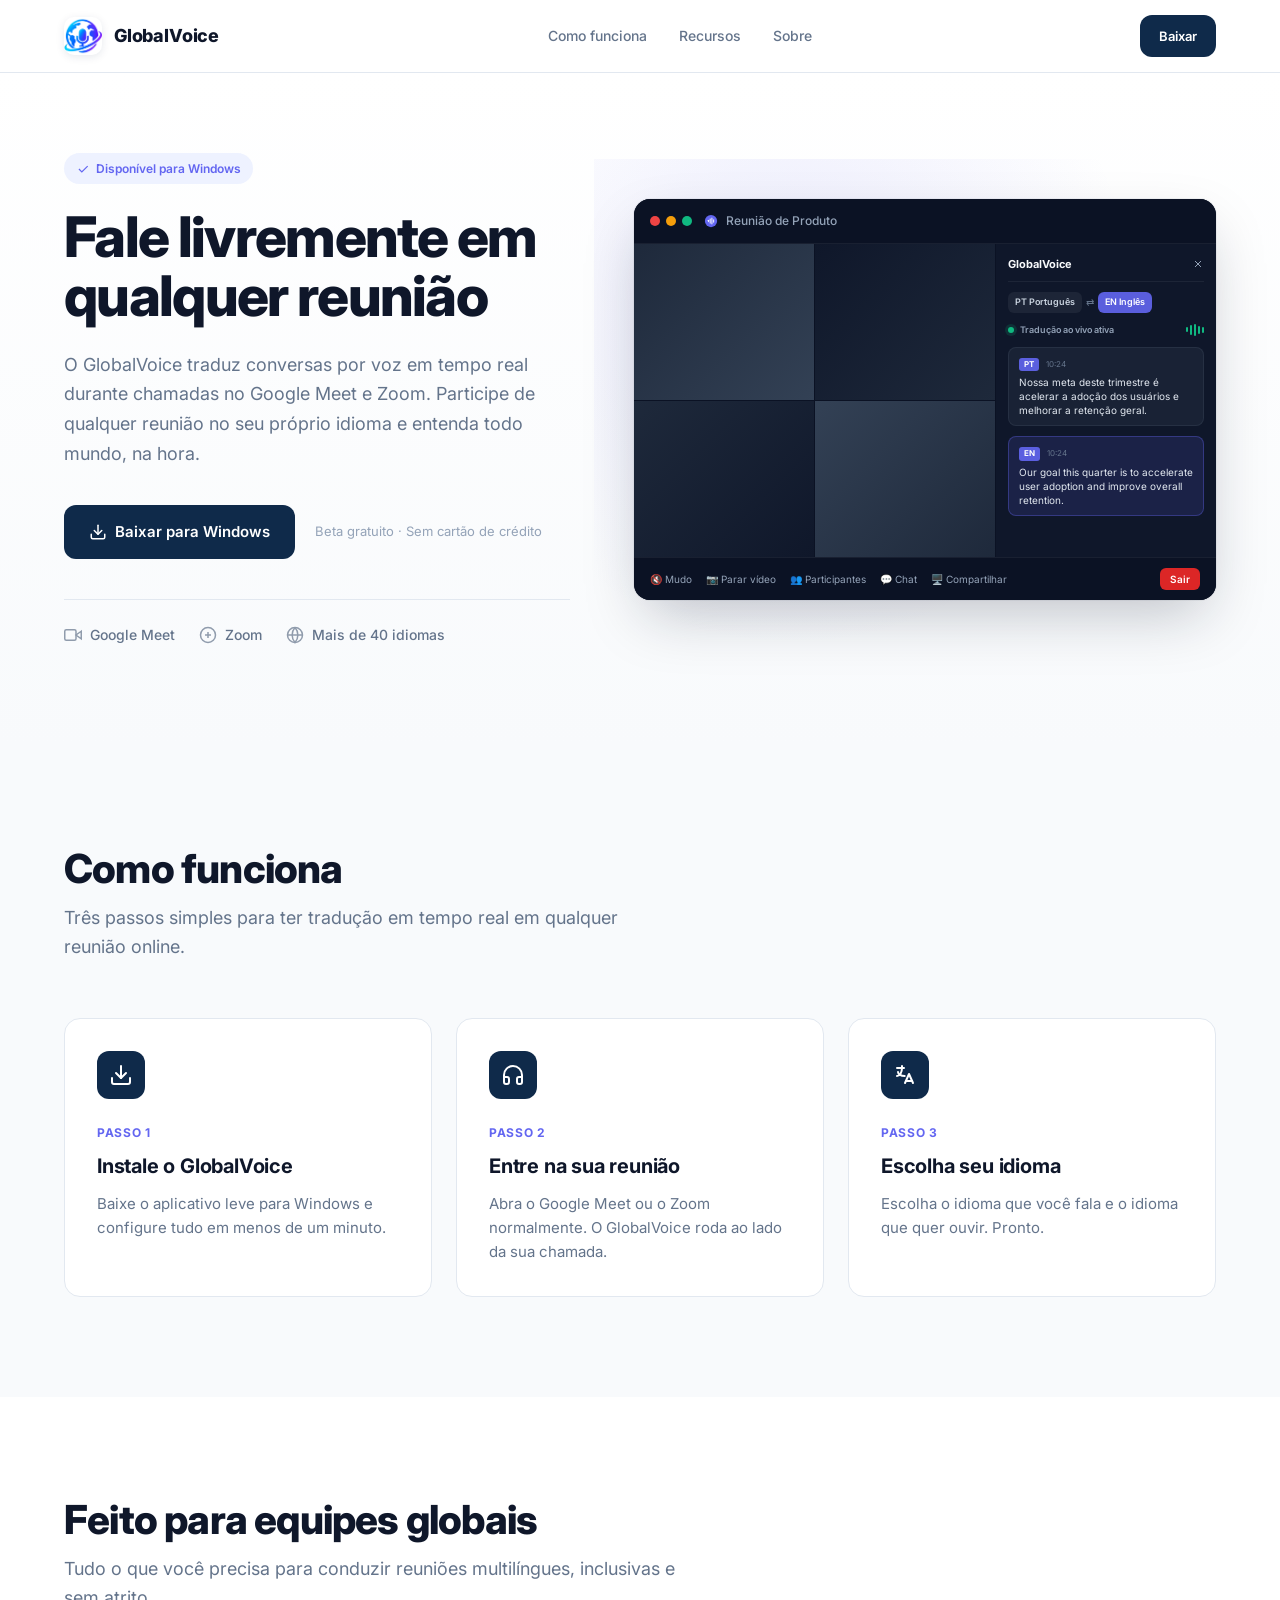
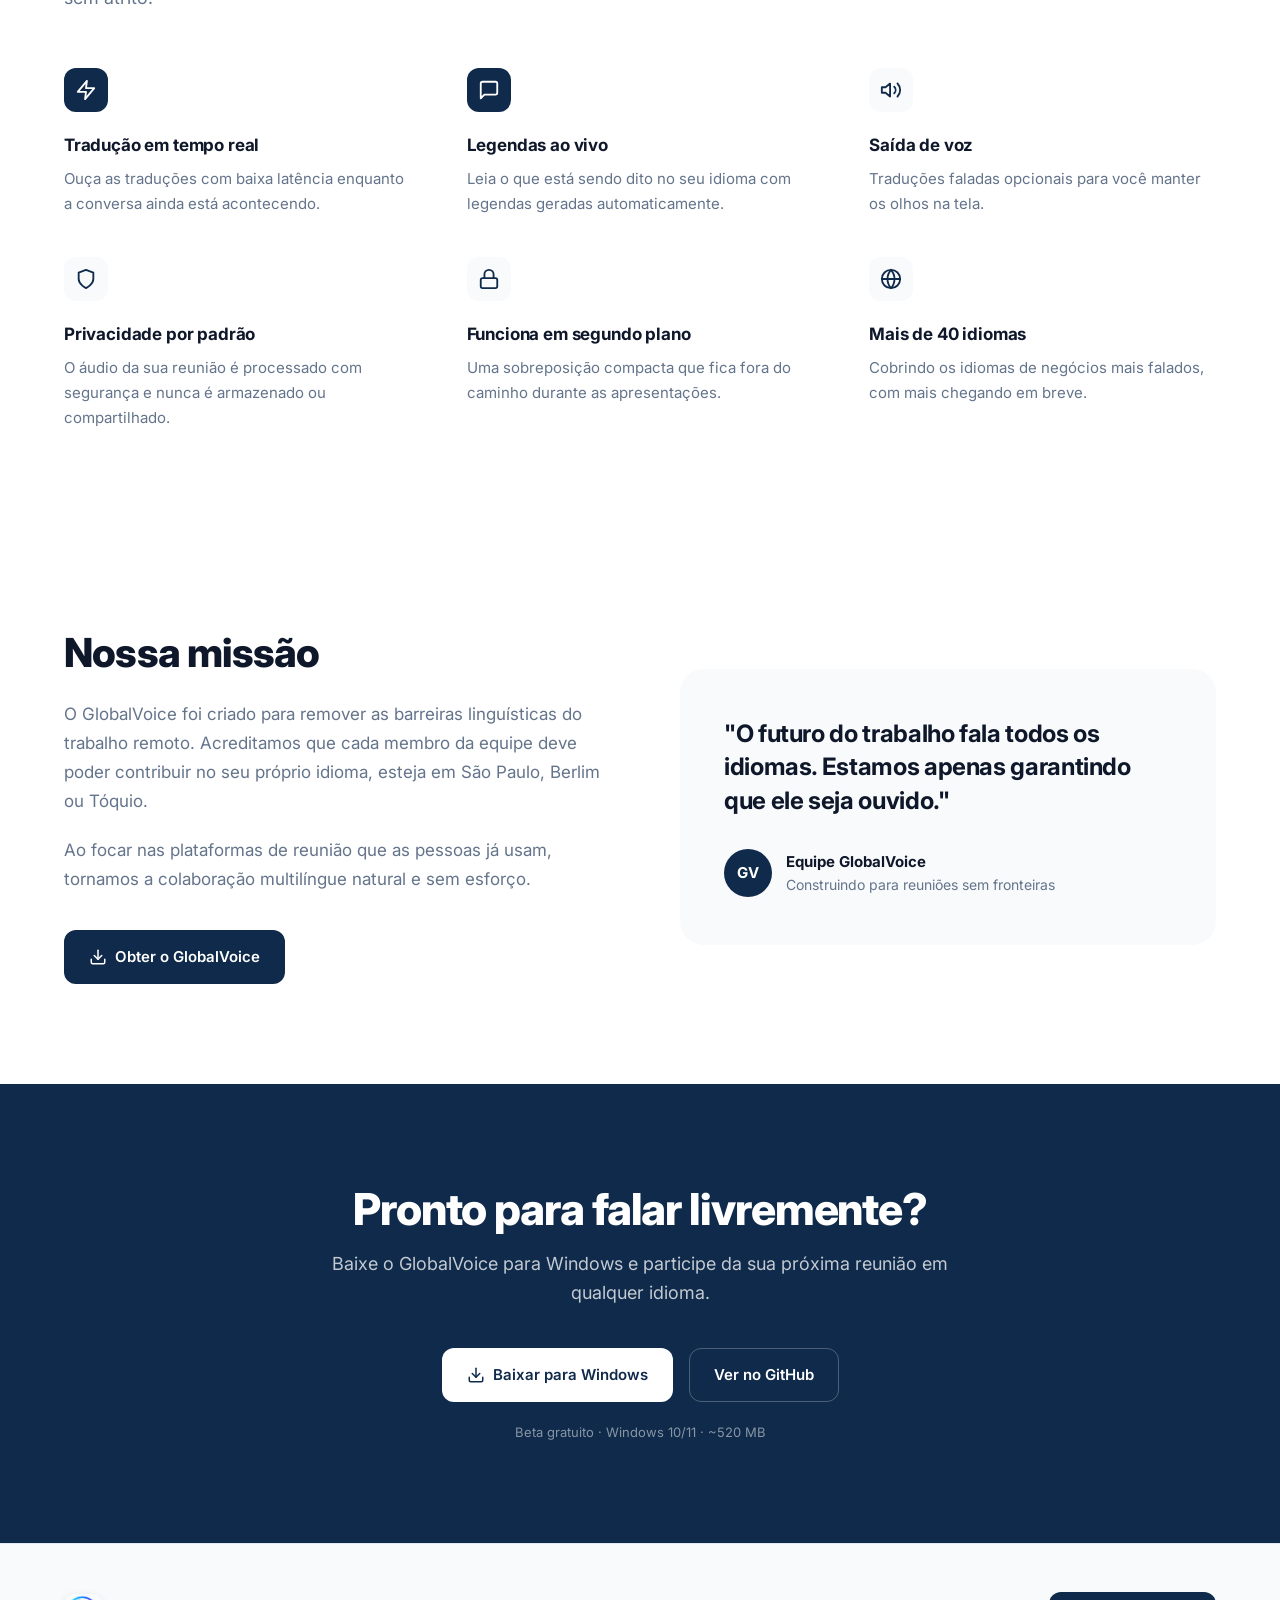
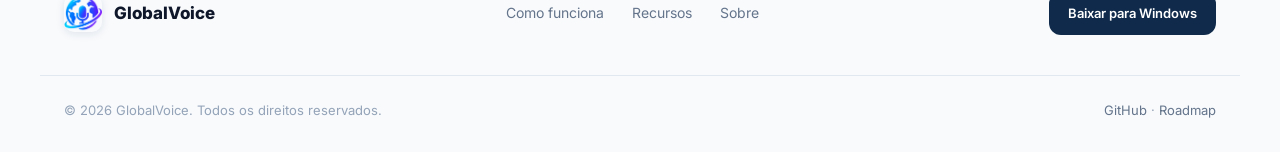
<file: docs/index.html>
<!DOCTYPE html>
<html lang="pt-BR">
<head>
    <meta charset="UTF-8">
    <meta name="viewport" content="width=device-width, initial-scale=1.0">
    <title>GlobalVoice — Fale livremente em qualquer reunião</title>
    <meta name="description" content="O GlobalVoice traduz conversas por voz em tempo real durante chamadas no Google Meet e Zoom. Participe de qualquer reunião no seu próprio idioma.">
    <!-- Atualizado para apontar para o novo ícone -->
    <link rel="icon" type="image/png" href="assets/newicon.png">
    <link rel="preconnect" href="https://fonts.googleapis.com">
    <link rel="preconnect" href="https://fonts.gstatic.com" crossorigin>
    <link href="https://fonts.googleapis.com/css2?family=Inter:wght@400;500;600;700;800&display=swap" rel="stylesheet">
    <link rel="stylesheet" href="style.css">
</head>
<body>

    <!-- ============ NAVBAR ============ -->
    <header class="navbar">
        <div class="container navbar-inner">
            <a href="#" class="brand" aria-label="GlobalVoice">
                <img src="assets/newicon.png" alt="GlobalVoice Logo" class="brand-logo">
                <span class="brand-name">GlobalVoice</span>
            </a>
            <nav class="nav-links">
                <a href="#como-funciona">Como funciona</a>
                <a href="#recursos">Recursos</a>
                <a href="#sobre">Sobre</a>
            </nav>
            <!-- Link 1: Navbar -->
            <a href="https://github.com/GlobalVoice-Uni/GlobalVoice-Desktop/releases/latest/download/GlobalVoice-Setup-0.4.1.exe" class="btn btn-primary btn-sm">Baixar</a>
        </div>
    </header>

    <!-- ============ HERO ============ -->
    <section class="hero">
        <div class="container hero-grid">
            <div class="hero-content">
                <span class="badge">
                    <svg width="14" height="14" viewBox="0 0 24 24" fill="none" stroke="currentColor" stroke-width="2">
                        <path d="M5 12l5 5L20 7"/>
                    </svg>
                    Disponível para Windows
                </span>
                <h1 class="hero-title">Fale livremente em qualquer reunião</h1>
                <p class="hero-subtitle">
                    O GlobalVoice traduz conversas por voz em tempo real durante chamadas
                    no Google Meet e Zoom. Participe de qualquer reunião no seu próprio
                    idioma e entenda todo mundo, na hora.
                </p>
                <div class="hero-actions">
                    <!-- Link 2: Hero principal -->
                    <a href="https://github.com/GlobalVoice-Uni/GlobalVoice-Desktop/releases/latest/download/GlobalVoice-Setup-0.4.1.exe" class="btn btn-primary btn-lg">
                        <svg width="18" height="18" viewBox="0 0 24 24" fill="none" stroke="currentColor" stroke-width="2" stroke-linecap="round" stroke-linejoin="round">
                            <path d="M21 15v4a2 2 0 0 1-2 2H5a2 2 0 0 1-2-2v-4"/>
                            <polyline points="7 10 12 15 17 10"/>
                            <line x1="12" y1="15" x2="12" y2="3"/>
                        </svg>
                        Baixar para Windows
                    </a>
                    <span class="hero-note">Beta gratuito · Sem cartão de crédito</span>
                </div>
                <div class="hero-platforms">
                    <span class="platform">
                        <svg width="18" height="18" viewBox="0 0 24 24" fill="none" stroke="currentColor" stroke-width="2">
                            <path d="M23 7l-7 5 7 5V7z"/>
                            <rect x="1" y="5" width="15" height="14" rx="2" ry="2"/>
                        </svg>
                        Google Meet
                    </span>
                    <span class="platform">
                        <svg width="18" height="18" viewBox="0 0 24 24" fill="none" stroke="currentColor" stroke-width="2">
                            <circle cx="12" cy="12" r="10"/>
                            <path d="M8 12h8M12 8v8"/>
                        </svg>
                        Zoom
                    </span>
                    <span class="platform">
                        <svg width="18" height="18" viewBox="0 0 24 24" fill="none" stroke="currentColor" stroke-width="2">
                            <circle cx="12" cy="12" r="10"/>
                            <path d="M2 12h20M12 2a15 15 0 0 1 0 20 15 15 0 0 1 0-20"/>
                        </svg>
                        Mais de 40 idiomas
                    </span>
                </div>
            </div>

            <!-- Mockup da janela -->
            <div class="hero-visual">
                <div class="mockup">
                    <div class="mockup-header">
                        <div class="mockup-dots">
                            <span></span><span></span><span></span>
                        </div>
                        <div class="mockup-title">
                            <svg width="14" height="14" viewBox="0 0 32 32" fill="none">
                                <circle cx="16" cy="16" r="14" fill="#6366F1"/>
                                <rect x="9"  y="13" width="2.2" height="6"  rx="1.1" fill="#FFFFFF"/>
                                <rect x="13" y="10" width="2.2" height="12" rx="1.1" fill="#FFFFFF"/>
                                <rect x="17" y="8"  width="2.2" height="16" rx="1.1" fill="#FFFFFF"/>
                                <rect x="21" y="12" width="2.2" height="8"  rx="1.1" fill="#FFFFFF"/>
                            </svg>
                            Reunião de Produto
                        </div>
                    </div>
                    <div class="mockup-body">
                        <div class="meeting-grid">
                            <div class="meeting-tile"></div>
                            <div class="meeting-tile"></div>
                            <div class="meeting-tile"></div>
                            <div class="meeting-tile"></div>
                        </div>
                        <aside class="meeting-sidebar">
                            <div class="sidebar-header">
                                <span>GlobalVoice</span>
                                <svg width="12" height="12" viewBox="0 0 24 24" fill="none" stroke="#94A3B8" stroke-width="2">
                                    <path d="M18 6L6 18M6 6l12 12"/>
                                </svg>
                            </div>
                            <div class="sidebar-langs">
                                <span class="lang-tag">PT Português</span>
                                <span class="lang-swap">⇄</span>
                                <span class="lang-tag lang-tag-active">EN Inglês</span>
                            </div>
                            <div class="sidebar-status">
                                <span class="dot dot-green"></span>
                                Tradução ao vivo ativa
                                <span class="waveform">
                                    <i></i><i></i><i></i><i></i><i></i>
                                </span>
                            </div>
                            <div class="chat-bubble">
                                <span class="chat-lang">PT</span>
                                <span class="chat-time">10:24</span>
                                <p>Nossa meta deste trimestre é acelerar a adoção dos usuários e melhorar a retenção geral.</p>
                            </div>
                            <div class="chat-bubble chat-bubble-alt">
                                <span class="chat-lang">EN</span>
                                <span class="chat-time">10:24</span>
                                <p>Our goal this quarter is to accelerate user adoption and improve overall retention.</p>
                            </div>
                        </aside>
                    </div>
                    <div class="mockup-footer">
                        <span>🔇 Mudo</span>
                        <span>📷 Parar vídeo</span>
                        <span>👥 Participantes</span>
                        <span>💬 Chat</span>
                        <span>🖥️ Compartilhar</span>
                        <span class="mockup-leave">Sair</span>
                    </div>
                </div>
            </div>
        </div>
    </section>

    <!-- ============ COMO FUNCIONA ============ -->
    <section id="como-funciona" class="section section-gray">
        <div class="container">
            <h2 class="section-title">Como funciona</h2>
            <p class="section-subtitle">Três passos simples para ter tradução em tempo real em qualquer reunião online.</p>

            <div class="steps-grid">
                <article class="step-card">
                    <div class="step-icon">
                        <svg width="24" height="24" viewBox="0 0 24 24" fill="none" stroke="currentColor" stroke-width="2" stroke-linecap="round" stroke-linejoin="round">
                            <path d="M21 15v4a2 2 0 0 1-2 2H5a2 2 0 0 1-2-2v-4"/>
                            <polyline points="7 10 12 15 17 10"/>
                            <line x1="12" y1="15" x2="12" y2="3"/>
                        </svg>
                    </div>
                    <span class="step-label">Passo 1</span>
                    <h3 class="step-title">Instale o GlobalVoice</h3>
                    <p class="step-text">Baixe o aplicativo leve para Windows e configure tudo em menos de um minuto.</p>
                </article>

                <article class="step-card">
                    <div class="step-icon">
                        <svg width="24" height="24" viewBox="0 0 24 24" fill="none" stroke="currentColor" stroke-width="2" stroke-linecap="round" stroke-linejoin="round">
                            <path d="M3 18v-6a9 9 0 0 1 18 0v6"/>
                            <path d="M21 19a2 2 0 0 1-2 2h-1a2 2 0 0 1-2-2v-3a2 2 0 0 1 2-2h3zM3 19a2 2 0 0 0 2 2h1a2 2 0 0 0 2-2v-3a2 2 0 0 0-2-2H3z"/>
                        </svg>
                    </div>
                    <span class="step-label">Passo 2</span>
                    <h3 class="step-title">Entre na sua reunião</h3>
                    <p class="step-text">Abra o Google Meet ou o Zoom normalmente. O GlobalVoice roda ao lado da sua chamada.</p>
                </article>

                <article class="step-card">
                    <div class="step-icon">
                        <svg width="24" height="24" viewBox="0 0 24 24" fill="none" stroke="currentColor" stroke-width="2" stroke-linecap="round" stroke-linejoin="round">
                            <path d="M4 5h7M9 3v2c0 4.418-2.239 8-5 8"/>
                            <path d="M5 9c0 2.144 2.952 3.908 6.7 4"/>
                            <path d="M12 20l4-9 4 9"/>
                            <path d="M19.1 18h-6.2"/>
                        </svg>
                    </div>
                    <span class="step-label">Passo 3</span>
                    <h3 class="step-title">Escolha seu idioma</h3>
                    <p class="step-text">Escolha o idioma que você fala e o idioma que quer ouvir. Pronto.</p>
                </article>
            </div>
        </div>
    </section>

    <!-- ============ RECURSOS ============ -->
    <section id="recursos" class="section">
        <div class="container">
            <h2 class="section-title">Feito para equipes globais</h2>
            <p class="section-subtitle">Tudo o que você precisa para conduzir reuniões multilíngues, inclusivas e sem atrito.</p>

            <div class="features-grid">
                <article class="feature-card feature-card-highlight">
                    <div class="feature-icon">
                        <svg width="22" height="22" viewBox="0 0 24 24" fill="none" stroke="currentColor" stroke-width="2" stroke-linecap="round" stroke-linejoin="round">
                            <polygon points="13 2 3 14 12 14 11 22 21 10 12 10 13 2"/>
                        </svg>
                    </div>
                    <h3 class="feature-title">Tradução em tempo real</h3>
                    <p class="feature-text">Ouça as traduções com baixa latência enquanto a conversa ainda está acontecendo.</p>
                </article>

                <article class="feature-card feature-card-highlight">
                    <div class="feature-icon">
                        <svg width="22" height="22" viewBox="0 0 24 24" fill="none" stroke="currentColor" stroke-width="2" stroke-linecap="round" stroke-linejoin="round">
                            <path d="M21 15a2 2 0 0 1-2 2H7l-4 4V5a2 2 0 0 1 2-2h14a2 2 0 0 1 2 2z"/>
                        </svg>
                    </div>
                    <h3 class="feature-title">Legendas ao vivo</h3>
                    <p class="feature-text">Leia o que está sendo dito no seu idioma com legendas geradas automaticamente.</p>
                </article>

                <article class="feature-card">
                    <div class="feature-icon">
                        <svg width="22" height="22" viewBox="0 0 24 24" fill="none" stroke="currentColor" stroke-width="2" stroke-linecap="round" stroke-linejoin="round">
                            <path d="M11 5L6 9H2v6h4l5 4V5z"/>
                            <path d="M19.07 4.93a10 10 0 0 1 0 14.14M15.54 8.46a5 5 0 0 1 0 7.07"/>
                        </svg>
                    </div>
                    <h3 class="feature-title">Saída de voz</h3>
                    <p class="feature-text">Traduções faladas opcionais para você manter os olhos na tela.</p>
                </article>

                <article class="feature-card">
                    <div class="feature-icon">
                        <svg width="22" height="22" viewBox="0 0 24 24" fill="none" stroke="currentColor" stroke-width="2" stroke-linecap="round" stroke-linejoin="round">
                            <path d="M12 22s8-4 8-10V5l-8-3-8 3v7c0 6 8 10 8 10z"/>
                        </svg>
                    </div>
                    <h3 class="feature-title">Privacidade por padrão</h3>
                    <p class="feature-text">O áudio da sua reunião é processado com segurança e nunca é armazenado ou compartilhado.</p>
                </article>

                <article class="feature-card">
                    <div class="feature-icon">
                        <svg width="22" height="22" viewBox="0 0 24 24" fill="none" stroke="currentColor" stroke-width="2" stroke-linecap="round" stroke-linejoin="round">
                            <rect x="3" y="11" width="18" height="11" rx="2" ry="2"/>
                            <path d="M7 11V7a5 5 0 0 1 10 0v4"/>
                        </svg>
                    </div>
                    <h3 class="feature-title">Funciona em segundo plano</h3>
                    <p class="feature-text">Uma sobreposição compacta que fica fora do caminho durante as apresentações.</p>
                </article>

                <article class="feature-card">
                    <div class="feature-icon">
                        <svg width="22" height="22" viewBox="0 0 24 24" fill="none" stroke="currentColor" stroke-width="2" stroke-linecap="round" stroke-linejoin="round">
                            <circle cx="12" cy="12" r="10"/>
                            <path d="M2 12h20M12 2a15 15 0 0 1 0 20 15 15 0 0 1 0-20"/>
                        </svg>
                    </div>
                    <h3 class="feature-title">Mais de 40 idiomas</h3>
                    <p class="feature-text">Cobrindo os idiomas de negócios mais falados, com mais chegando em breve.</p>
                </article>
            </div>
        </div>
    </section>

    <!-- ============ SOBRE / MISSÃO ============ -->
    <section id="sobre" class="section">
        <div class="container about-grid">
            <div class="about-content">
                <h2 class="section-title">Nossa missão</h2>
                <p class="about-text">
                    O GlobalVoice foi criado para remover as barreiras linguísticas do
                    trabalho remoto. Acreditamos que cada membro da equipe deve poder
                    contribuir no seu próprio idioma, esteja em São Paulo, Berlim ou Tóquio.
                </p>
                <p class="about-text">
                    Ao focar nas plataformas de reunião que as pessoas já usam, tornamos
                    a colaboração multilíngue natural e sem esforço.
                </p>
                <!-- Link 3: Nossa Missão -->
                <a href="https://github.com/GlobalVoice-Uni/GlobalVoice-Desktop/releases/latest/download/GlobalVoice-Setup-0.4.1.exe" class="btn btn-primary btn-lg">
                    <svg width="18" height="18" viewBox="0 0 24 24" fill="none" stroke="currentColor" stroke-width="2" stroke-linecap="round" stroke-linejoin="round">
                        <path d="M21 15v4a2 2 0 0 1-2 2H5a2 2 0 0 1-2-2v-4"/>
                        <polyline points="7 10 12 15 17 10"/>
                        <line x1="12" y1="15" x2="12" y2="3"/>
                    </svg>
                    Obter o GlobalVoice
                </a>
            </div>

            <div class="about-quote">
                <blockquote>
                    "O futuro do trabalho fala todos os idiomas. Estamos apenas garantindo que ele seja ouvido."
                </blockquote>
                <div class="quote-author">
                    <div class="quote-avatar">GV</div>
                    <div>
                        <div class="quote-name">Equipe GlobalVoice</div>
                        <div class="quote-role">Construindo para reuniões sem fronteiras</div>
                    </div>
                </div>
            </div>
        </div>
    </section>

    <!-- ============ DOWNLOAD CTA ============ -->
    <section id="download" class="section section-dark">
        <div class="container download-inner">
            <h2 class="download-title">Pronto para falar livremente?</h2>
            <p class="download-subtitle">Baixe o GlobalVoice para Windows e participe da sua próxima reunião em qualquer idioma.</p>
            <div class="download-actions">
                <!-- Link 4: CTA Principal -->
                <a href="https://github.com/GlobalVoice-Uni/GlobalVoice-Desktop/releases/latest/download/GlobalVoice-Setup-0.4.1.exe" class="btn btn-light btn-lg" id="download-button">
                    <svg width="18" height="18" viewBox="0 0 24 24" fill="none" stroke="currentColor" stroke-width="2" stroke-linecap="round" stroke-linejoin="round">
                        <path d="M21 15v4a2 2 0 0 1-2 2H5a2 2 0 0 1-2-2v-4"/>
                        <polyline points="7 10 12 15 17 10"/>
                        <line x1="12" y1="15" x2="12" y2="3"/>
                    </svg>
                    Baixar para Windows
                </a>
                <a href="https://github.com/GlobalVoice-Uni/GlobalVoice-Desktop" class="btn btn-outline-light btn-lg" target="_blank" rel="noopener">
                    Ver no GitHub
                </a>
            </div>
            <p class="download-meta">Beta gratuito · Windows 10/11 · ~520 MB</p>
        </div>
    </section>

    <!-- ============ FOOTER ============ -->
    <footer class="footer">
        <div class="container footer-inner">
            <div class="footer-brand">
                <img src="assets/newicon.png" alt="GlobalVoice Logo" class="brand-logo">
                <span class="brand-name">GlobalVoice</span>
            </div>
            <nav class="footer-links">
                <a href="#como-funciona">Como funciona</a>
                <a href="#recursos">Recursos</a>
                <a href="#sobre">Sobre</a>
            </nav>
            <!-- Link 5: Footer -->
            <a href="https://github.com/GlobalVoice-Uni/GlobalVoice-Desktop/releases/latest/download/GlobalVoice-Setup-0.4.1.exe" class="btn btn-primary btn-sm">Baixar para Windows</a>
        </div>
        <div class="container footer-bottom">
            <span>© 2026 GlobalVoice. Todos os direitos reservados.</span>
            <span>
                <a href="https://github.com/GlobalVoice-Uni/GlobalVoice-Desktop" target="_blank" rel="noopener">GitHub</a>
                ·
                <a href="https://github.com/GlobalVoice-Uni/GlobalVoice-Desktop/blob/main/roadmap.md" target="_blank" rel="noopener">Roadmap</a>
            </span>
        </div>
    </footer>

</body>
</html>
</file>
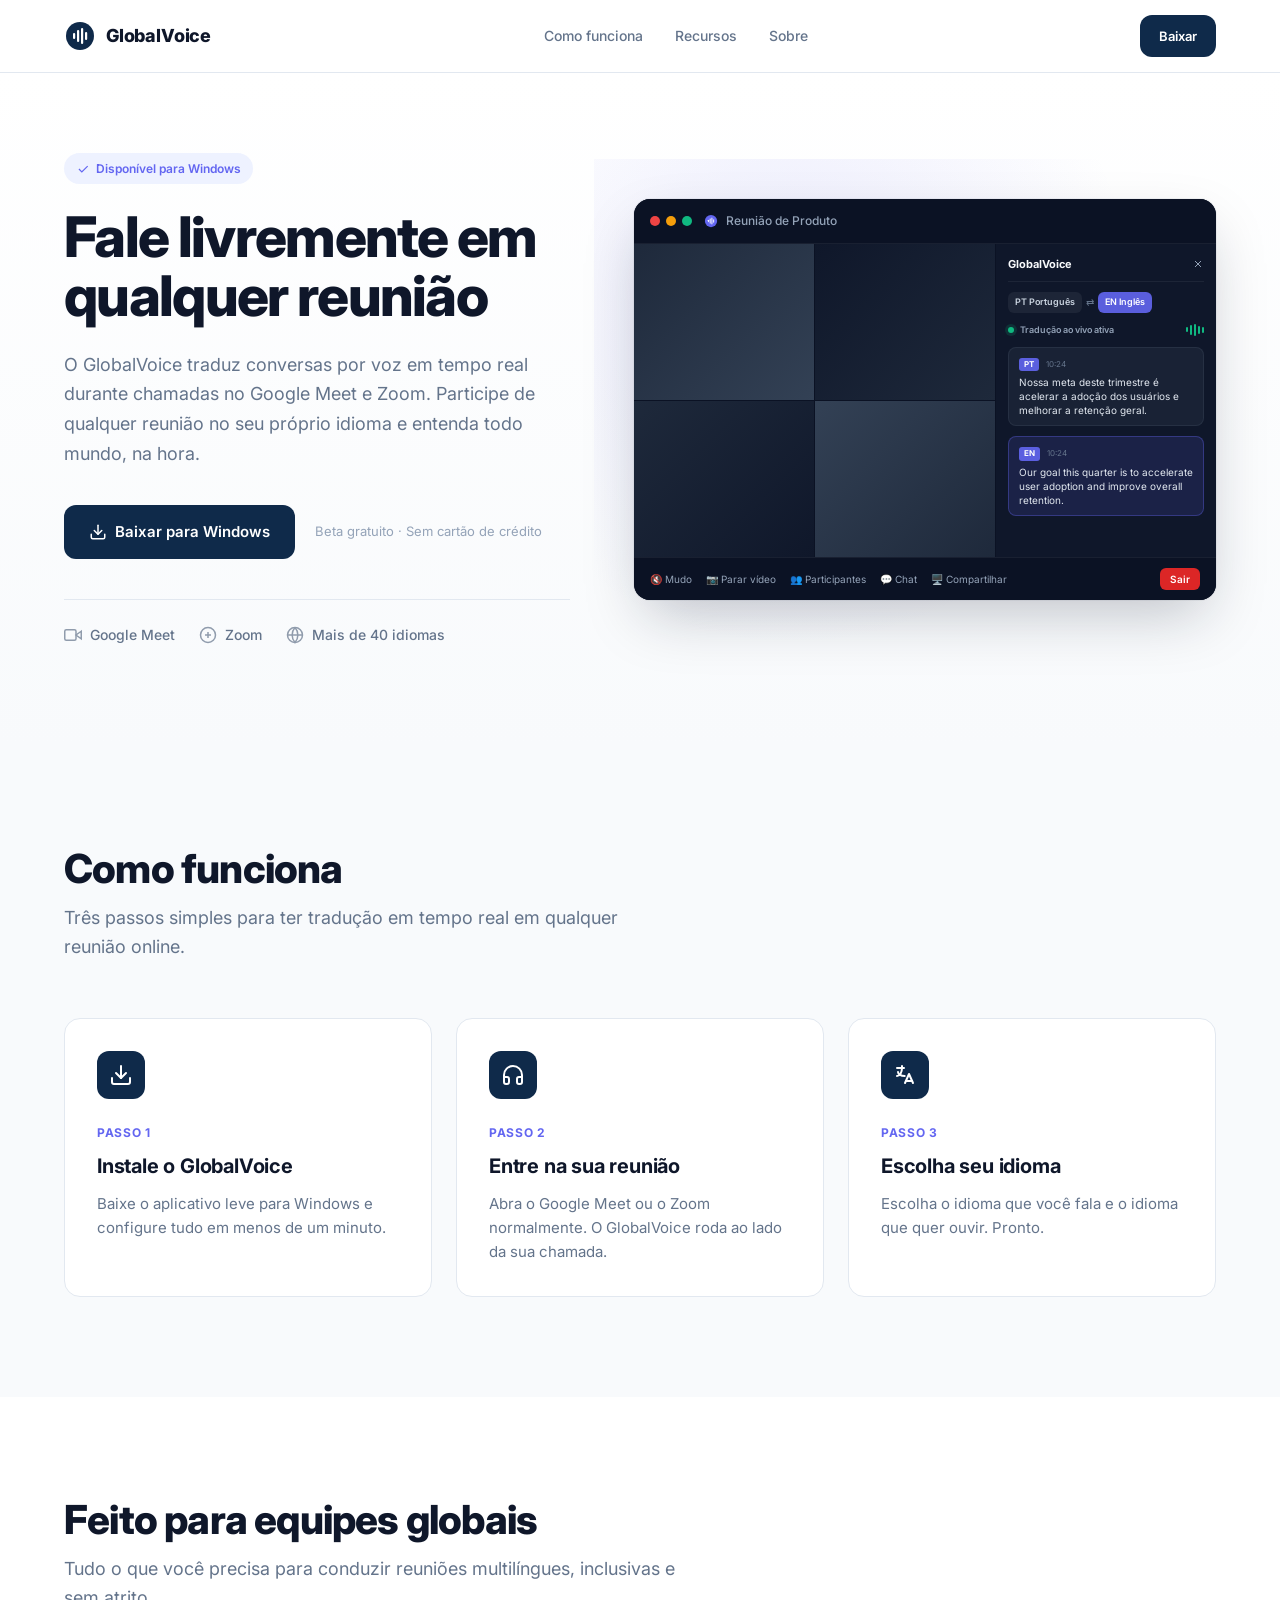
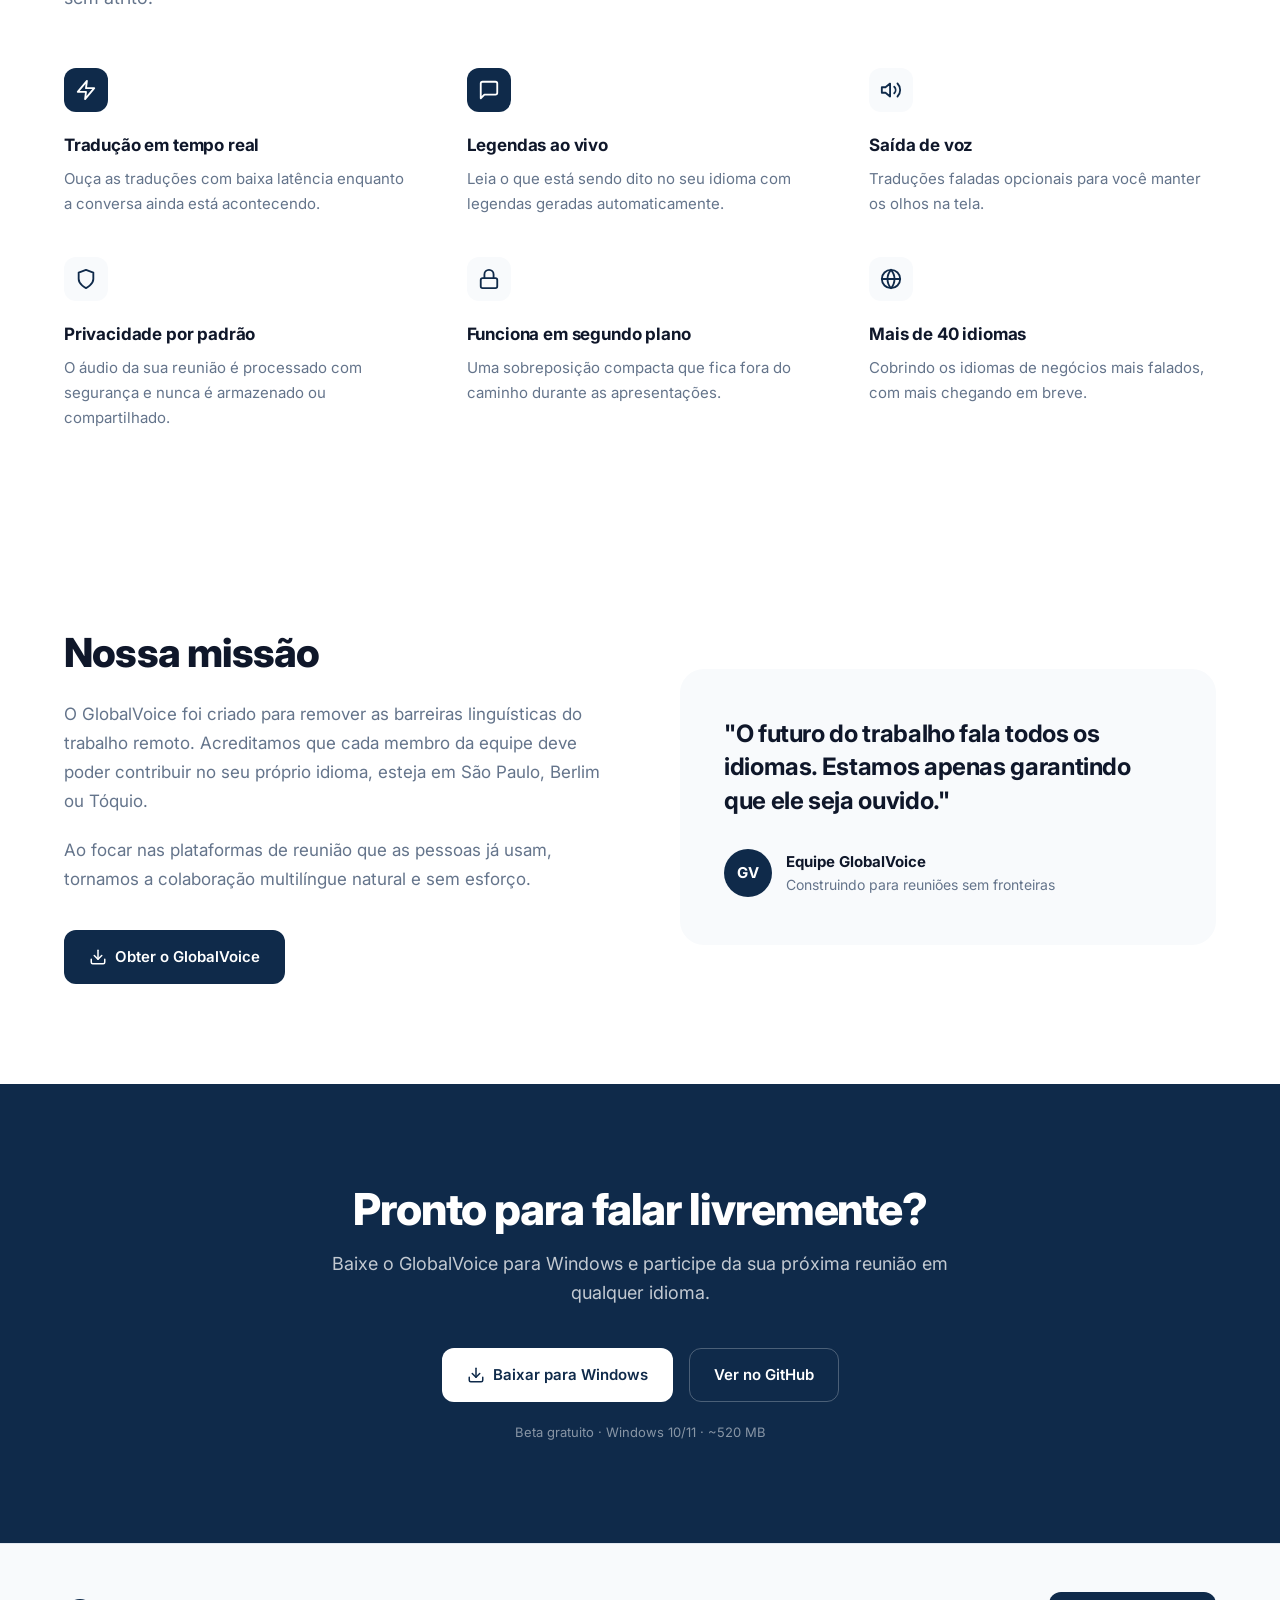
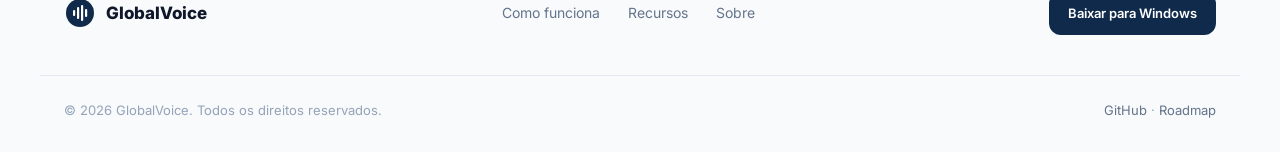
<file: docs/site/index.html>
<!DOCTYPE html>
<html lang="pt-BR">
<head>
    <meta charset="UTF-8">
    <meta name="viewport" content="width=device-width, initial-scale=1.0">
    <title>GlobalVoice — Fale livremente em qualquer reunião</title>
    <meta name="description" content="O GlobalVoice traduz conversas por voz em tempo real durante chamadas no Google Meet e Zoom. Participe de qualquer reunião no seu próprio idioma.">
    <link rel="icon" type="image/svg+xml" href="assets/favicon.svg">
    <link rel="preconnect" href="https://fonts.googleapis.com">
    <link rel="preconnect" href="https://fonts.gstatic.com" crossorigin>
    <link href="https://fonts.googleapis.com/css2?family=Inter:wght@400;500;600;700;800&display=swap" rel="stylesheet">
    <link rel="stylesheet" href="style.css">
</head>
<body>

    <!-- ============ NAVBAR ============ -->
    <header class="navbar">
        <div class="container navbar-inner">
            <a href="#" class="brand" aria-label="GlobalVoice">
                <svg class="brand-logo" viewBox="0 0 32 32" fill="none" xmlns="http://www.w3.org/2000/svg">
                    <circle cx="16" cy="16" r="14" fill="#0F2A4A"/>
                    <rect x="9"  y="13" width="2.2" height="6"  rx="1.1" fill="#FFFFFF"/>
                    <rect x="13" y="10" width="2.2" height="12" rx="1.1" fill="#FFFFFF"/>
                    <rect x="17" y="8"  width="2.2" height="16" rx="1.1" fill="#FFFFFF"/>
                    <rect x="21" y="12" width="2.2" height="8"  rx="1.1" fill="#FFFFFF"/>
                </svg>
                <span class="brand-name">GlobalVoice</span>
            </a>
            <nav class="nav-links">
                <a href="#como-funciona">Como funciona</a>
                <a href="#recursos">Recursos</a>
                <a href="#sobre">Sobre</a>
            </nav>
            <a href="#download" class="btn btn-primary btn-sm">Baixar</a>
        </div>
    </header>

    <!-- ============ HERO ============ -->
    <section class="hero">
        <div class="container hero-grid">
            <div class="hero-content">
                <span class="badge">
                    <svg width="14" height="14" viewBox="0 0 24 24" fill="none" stroke="currentColor" stroke-width="2">
                        <path d="M5 12l5 5L20 7"/>
                    </svg>
                    Disponível para Windows
                </span>
                <h1 class="hero-title">Fale livremente em qualquer reunião</h1>
                <p class="hero-subtitle">
                    O GlobalVoice traduz conversas por voz em tempo real durante chamadas
                    no Google Meet e Zoom. Participe de qualquer reunião no seu próprio
                    idioma e entenda todo mundo, na hora.
                </p>
                <div class="hero-actions">
                    <a href="#download" class="btn btn-primary btn-lg">
                        <svg width="18" height="18" viewBox="0 0 24 24" fill="none" stroke="currentColor" stroke-width="2" stroke-linecap="round" stroke-linejoin="round">
                            <path d="M21 15v4a2 2 0 0 1-2 2H5a2 2 0 0 1-2-2v-4"/>
                            <polyline points="7 10 12 15 17 10"/>
                            <line x1="12" y1="15" x2="12" y2="3"/>
                        </svg>
                        Baixar para Windows
                    </a>
                    <span class="hero-note">Beta gratuito · Sem cartão de crédito</span>
                </div>
                <div class="hero-platforms">
                    <span class="platform">
                        <svg width="18" height="18" viewBox="0 0 24 24" fill="none" stroke="currentColor" stroke-width="2">
                            <path d="M23 7l-7 5 7 5V7z"/>
                            <rect x="1" y="5" width="15" height="14" rx="2" ry="2"/>
                        </svg>
                        Google Meet
                    </span>
                    <span class="platform">
                        <svg width="18" height="18" viewBox="0 0 24 24" fill="none" stroke="currentColor" stroke-width="2">
                            <circle cx="12" cy="12" r="10"/>
                            <path d="M8 12h8M12 8v8"/>
                        </svg>
                        Zoom
                    </span>
                    <span class="platform">
                        <svg width="18" height="18" viewBox="0 0 24 24" fill="none" stroke="currentColor" stroke-width="2">
                            <circle cx="12" cy="12" r="10"/>
                            <path d="M2 12h20M12 2a15 15 0 0 1 0 20 15 15 0 0 1 0-20"/>
                        </svg>
                        Mais de 40 idiomas
                    </span>
                </div>
            </div>

            <!-- Mockup da janela -->
            <div class="hero-visual">
                <div class="mockup">
                    <div class="mockup-header">
                        <div class="mockup-dots">
                            <span></span><span></span><span></span>
                        </div>
                        <div class="mockup-title">
                            <svg width="14" height="14" viewBox="0 0 32 32" fill="none">
                                <circle cx="16" cy="16" r="14" fill="#6366F1"/>
                                <rect x="9"  y="13" width="2.2" height="6"  rx="1.1" fill="#FFFFFF"/>
                                <rect x="13" y="10" width="2.2" height="12" rx="1.1" fill="#FFFFFF"/>
                                <rect x="17" y="8"  width="2.2" height="16" rx="1.1" fill="#FFFFFF"/>
                                <rect x="21" y="12" width="2.2" height="8"  rx="1.1" fill="#FFFFFF"/>
                            </svg>
                            Reunião de Produto
                        </div>
                    </div>
                    <div class="mockup-body">
                        <div class="meeting-grid">
                            <div class="meeting-tile"></div>
                            <div class="meeting-tile"></div>
                            <div class="meeting-tile"></div>
                            <div class="meeting-tile"></div>
                        </div>
                        <aside class="meeting-sidebar">
                            <div class="sidebar-header">
                                <span>GlobalVoice</span>
                                <svg width="12" height="12" viewBox="0 0 24 24" fill="none" stroke="#94A3B8" stroke-width="2">
                                    <path d="M18 6L6 18M6 6l12 12"/>
                                </svg>
                            </div>
                            <div class="sidebar-langs">
                                <span class="lang-tag">PT Português</span>
                                <span class="lang-swap">⇄</span>
                                <span class="lang-tag lang-tag-active">EN Inglês</span>
                            </div>
                            <div class="sidebar-status">
                                <span class="dot dot-green"></span>
                                Tradução ao vivo ativa
                                <span class="waveform">
                                    <i></i><i></i><i></i><i></i><i></i>
                                </span>
                            </div>
                            <div class="chat-bubble">
                                <span class="chat-lang">PT</span>
                                <span class="chat-time">10:24</span>
                                <p>Nossa meta deste trimestre é acelerar a adoção dos usuários e melhorar a retenção geral.</p>
                            </div>
                            <div class="chat-bubble chat-bubble-alt">
                                <span class="chat-lang">EN</span>
                                <span class="chat-time">10:24</span>
                                <p>Our goal this quarter is to accelerate user adoption and improve overall retention.</p>
                            </div>
                        </aside>
                    </div>
                    <div class="mockup-footer">
                        <span>🔇 Mudo</span>
                        <span>📷 Parar vídeo</span>
                        <span>👥 Participantes</span>
                        <span>💬 Chat</span>
                        <span>🖥️ Compartilhar</span>
                        <span class="mockup-leave">Sair</span>
                    </div>
                </div>
            </div>
        </div>
    </section>

    <!-- ============ COMO FUNCIONA ============ -->
    <section id="como-funciona" class="section section-gray">
        <div class="container">
            <h2 class="section-title">Como funciona</h2>
            <p class="section-subtitle">Três passos simples para ter tradução em tempo real em qualquer reunião online.</p>

            <div class="steps-grid">
                <article class="step-card">
                    <div class="step-icon">
                        <svg width="24" height="24" viewBox="0 0 24 24" fill="none" stroke="currentColor" stroke-width="2" stroke-linecap="round" stroke-linejoin="round">
                            <path d="M21 15v4a2 2 0 0 1-2 2H5a2 2 0 0 1-2-2v-4"/>
                            <polyline points="7 10 12 15 17 10"/>
                            <line x1="12" y1="15" x2="12" y2="3"/>
                        </svg>
                    </div>
                    <span class="step-label">Passo 1</span>
                    <h3 class="step-title">Instale o GlobalVoice</h3>
                    <p class="step-text">Baixe o aplicativo leve para Windows e configure tudo em menos de um minuto.</p>
                </article>

                <article class="step-card">
                    <div class="step-icon">
                        <svg width="24" height="24" viewBox="0 0 24 24" fill="none" stroke="currentColor" stroke-width="2" stroke-linecap="round" stroke-linejoin="round">
                            <path d="M3 18v-6a9 9 0 0 1 18 0v6"/>
                            <path d="M21 19a2 2 0 0 1-2 2h-1a2 2 0 0 1-2-2v-3a2 2 0 0 1 2-2h3zM3 19a2 2 0 0 0 2 2h1a2 2 0 0 0 2-2v-3a2 2 0 0 0-2-2H3z"/>
                        </svg>
                    </div>
                    <span class="step-label">Passo 2</span>
                    <h3 class="step-title">Entre na sua reunião</h3>
                    <p class="step-text">Abra o Google Meet ou o Zoom normalmente. O GlobalVoice roda ao lado da sua chamada.</p>
                </article>

                <article class="step-card">
                    <div class="step-icon">
                        <svg width="24" height="24" viewBox="0 0 24 24" fill="none" stroke="currentColor" stroke-width="2" stroke-linecap="round" stroke-linejoin="round">
                            <path d="M4 5h7M9 3v2c0 4.418-2.239 8-5 8"/>
                            <path d="M5 9c0 2.144 2.952 3.908 6.7 4"/>
                            <path d="M12 20l4-9 4 9"/>
                            <path d="M19.1 18h-6.2"/>
                        </svg>
                    </div>
                    <span class="step-label">Passo 3</span>
                    <h3 class="step-title">Escolha seu idioma</h3>
                    <p class="step-text">Escolha o idioma que você fala e o idioma que quer ouvir. Pronto.</p>
                </article>
            </div>
        </div>
    </section>

    <!-- ============ RECURSOS ============ -->
    <section id="recursos" class="section">
        <div class="container">
            <h2 class="section-title">Feito para equipes globais</h2>
            <p class="section-subtitle">Tudo o que você precisa para conduzir reuniões multilíngues, inclusivas e sem atrito.</p>

            <div class="features-grid">
                <article class="feature-card feature-card-highlight">
                    <div class="feature-icon">
                        <svg width="22" height="22" viewBox="0 0 24 24" fill="none" stroke="currentColor" stroke-width="2" stroke-linecap="round" stroke-linejoin="round">
                            <polygon points="13 2 3 14 12 14 11 22 21 10 12 10 13 2"/>
                        </svg>
                    </div>
                    <h3 class="feature-title">Tradução em tempo real</h3>
                    <p class="feature-text">Ouça as traduções com baixa latência enquanto a conversa ainda está acontecendo.</p>
                </article>

                <article class="feature-card feature-card-highlight">
                    <div class="feature-icon">
                        <svg width="22" height="22" viewBox="0 0 24 24" fill="none" stroke="currentColor" stroke-width="2" stroke-linecap="round" stroke-linejoin="round">
                            <path d="M21 15a2 2 0 0 1-2 2H7l-4 4V5a2 2 0 0 1 2-2h14a2 2 0 0 1 2 2z"/>
                        </svg>
                    </div>
                    <h3 class="feature-title">Legendas ao vivo</h3>
                    <p class="feature-text">Leia o que está sendo dito no seu idioma com legendas geradas automaticamente.</p>
                </article>

                <article class="feature-card">
                    <div class="feature-icon">
                        <svg width="22" height="22" viewBox="0 0 24 24" fill="none" stroke="currentColor" stroke-width="2" stroke-linecap="round" stroke-linejoin="round">
                            <path d="M11 5L6 9H2v6h4l5 4V5z"/>
                            <path d="M19.07 4.93a10 10 0 0 1 0 14.14M15.54 8.46a5 5 0 0 1 0 7.07"/>
                        </svg>
                    </div>
                    <h3 class="feature-title">Saída de voz</h3>
                    <p class="feature-text">Traduções faladas opcionais para você manter os olhos na tela.</p>
                </article>

                <article class="feature-card">
                    <div class="feature-icon">
                        <svg width="22" height="22" viewBox="0 0 24 24" fill="none" stroke="currentColor" stroke-width="2" stroke-linecap="round" stroke-linejoin="round">
                            <path d="M12 22s8-4 8-10V5l-8-3-8 3v7c0 6 8 10 8 10z"/>
                        </svg>
                    </div>
                    <h3 class="feature-title">Privacidade por padrão</h3>
                    <p class="feature-text">O áudio da sua reunião é processado com segurança e nunca é armazenado ou compartilhado.</p>
                </article>

                <article class="feature-card">
                    <div class="feature-icon">
                        <svg width="22" height="22" viewBox="0 0 24 24" fill="none" stroke="currentColor" stroke-width="2" stroke-linecap="round" stroke-linejoin="round">
                            <rect x="3" y="11" width="18" height="11" rx="2" ry="2"/>
                            <path d="M7 11V7a5 5 0 0 1 10 0v4"/>
                        </svg>
                    </div>
                    <h3 class="feature-title">Funciona em segundo plano</h3>
                    <p class="feature-text">Uma sobreposição compacta que fica fora do caminho durante as apresentações.</p>
                </article>

                <article class="feature-card">
                    <div class="feature-icon">
                        <svg width="22" height="22" viewBox="0 0 24 24" fill="none" stroke="currentColor" stroke-width="2" stroke-linecap="round" stroke-linejoin="round">
                            <circle cx="12" cy="12" r="10"/>
                            <path d="M2 12h20M12 2a15 15 0 0 1 0 20 15 15 0 0 1 0-20"/>
                        </svg>
                    </div>
                    <h3 class="feature-title">Mais de 40 idiomas</h3>
                    <p class="feature-text">Cobrindo os idiomas de negócios mais falados, com mais chegando em breve.</p>
                </article>
            </div>
        </div>
    </section>

    <!-- ============ SOBRE / MISSÃO ============ -->
    <section id="sobre" class="section">
        <div class="container about-grid">
            <div class="about-content">
                <h2 class="section-title">Nossa missão</h2>
                <p class="about-text">
                    O GlobalVoice foi criado para remover as barreiras linguísticas do
                    trabalho remoto. Acreditamos que cada membro da equipe deve poder
                    contribuir no seu próprio idioma, esteja em São Paulo, Berlim ou Tóquio.
                </p>
                <p class="about-text">
                    Ao focar nas plataformas de reunião que as pessoas já usam, tornamos
                    a colaboração multilíngue natural e sem esforço.
                </p>
                <a href="#download" class="btn btn-primary btn-lg">
                    <svg width="18" height="18" viewBox="0 0 24 24" fill="none" stroke="currentColor" stroke-width="2" stroke-linecap="round" stroke-linejoin="round">
                        <path d="M21 15v4a2 2 0 0 1-2 2H5a2 2 0 0 1-2-2v-4"/>
                        <polyline points="7 10 12 15 17 10"/>
                        <line x1="12" y1="15" x2="12" y2="3"/>
                    </svg>
                    Obter o GlobalVoice
                </a>
            </div>

            <div class="about-quote">
                <blockquote>
                    "O futuro do trabalho fala todos os idiomas. Estamos apenas garantindo que ele seja ouvido."
                </blockquote>
                <div class="quote-author">
                    <div class="quote-avatar">GV</div>
                    <div>
                        <div class="quote-name">Equipe GlobalVoice</div>
                        <div class="quote-role">Construindo para reuniões sem fronteiras</div>
                    </div>
                </div>
            </div>
        </div>
    </section>

    <!-- ============ DOWNLOAD CTA ============ -->
    <section id="download" class="section section-dark">
        <div class="container download-inner">
            <h2 class="download-title">Pronto para falar livremente?</h2>
            <p class="download-subtitle">Baixe o GlobalVoice para Windows e participe da sua próxima reunião em qualquer idioma.</p>
            <div class="download-actions">
                <a href="#" class="btn btn-light btn-lg" id="download-button">
                    <svg width="18" height="18" viewBox="0 0 24 24" fill="none" stroke="currentColor" stroke-width="2" stroke-linecap="round" stroke-linejoin="round">
                        <path d="M21 15v4a2 2 0 0 1-2 2H5a2 2 0 0 1-2-2v-4"/>
                        <polyline points="7 10 12 15 17 10"/>
                        <line x1="12" y1="15" x2="12" y2="3"/>
                    </svg>
                    Baixar para Windows
                </a>
                <a href="https://github.com/GlobalVoice-Uni/GlobalVoice-Desktop" class="btn btn-outline-light btn-lg" target="_blank" rel="noopener">
                    Ver no GitHub
                </a>
            </div>
            <p class="download-meta">Beta gratuito · Windows 10/11 · ~520 MB</p>
        </div>
    </section>

    <!-- ============ FOOTER ============ -->
    <footer class="footer">
        <div class="container footer-inner">
            <div class="footer-brand">
                <svg class="brand-logo" viewBox="0 0 32 32" fill="none">
                    <circle cx="16" cy="16" r="14" fill="#0F2A4A"/>
                    <rect x="9"  y="13" width="2.2" height="6"  rx="1.1" fill="#FFFFFF"/>
                    <rect x="13" y="10" width="2.2" height="12" rx="1.1" fill="#FFFFFF"/>
                    <rect x="17" y="8"  width="2.2" height="16" rx="1.1" fill="#FFFFFF"/>
                    <rect x="21" y="12" width="2.2" height="8"  rx="1.1" fill="#FFFFFF"/>
                </svg>
                <span class="brand-name">GlobalVoice</span>
            </div>
            <nav class="footer-links">
                <a href="#como-funciona">Como funciona</a>
                <a href="#recursos">Recursos</a>
                <a href="#sobre">Sobre</a>
            </nav>
            <a href="#download" class="btn btn-primary btn-sm">Baixar para Windows</a>
        </div>
        <div class="container footer-bottom">
            <span>© 2026 GlobalVoice. Todos os direitos reservados.</span>
            <span>
                <a href="https://github.com/GlobalVoice-Uni/GlobalVoice-Desktop" target="_blank" rel="noopener">GitHub</a>
                ·
                <a href="https://github.com/GlobalVoice-Uni/GlobalVoice-Desktop/blob/main/roadmap.md" target="_blank" rel="noopener">Roadmap</a>
            </span>
        </div>
    </footer>

</body>
</html>
</file>
<file: docs/style.css>
/* ============================================================
   GlobalVoice — Landing Page
   ============================================================ */

:root {
    /* Cores */
    --bg: #FFFFFF;
    --bg-soft: #F8FAFC;
    --bg-dark: #0F2A4A;
    --bg-dark-hover: #1E3A5F;

    --text: #0F172A;
    --text-muted: #64748B;
    --text-soft: #94A3B8;
    --text-inverse: #FFFFFF;

    --primary: #0F2A4A;
    --primary-hover: #1E3A5F;
    --accent: #6366F1;
    --success: #10B981;

    --border: #E2E8F0;
    --border-soft: #F1F5F9;

    /* Layout */
    --container: 1200px;
    --radius-sm: 8px;
    --radius: 12px;
    --radius-lg: 16px;
    --radius-xl: 24px;

    /* Tipografia */
    --font-sans: 'Inter', -apple-system, BlinkMacSystemFont, 'Segoe UI', sans-serif;
}

* {
    box-sizing: border-box;
    margin: 0;
    padding: 0;
}

html {
    scroll-behavior: smooth;
    -webkit-font-smoothing: antialiased;
}

body {
    font-family: var(--font-sans);
    color: var(--text);
    background: var(--bg);
    line-height: 1.6;
    font-size: 16px;
}

a {
    color: inherit;
    text-decoration: none;
}

img {
    max-width: 100%;
    display: block;
}

.container {
    max-width: var(--container);
    margin: 0 auto;
    padding: 0 24px;
}

/* ============================================================
   NAVBAR
   ============================================================ */

.navbar {
    position: sticky;
    top: 0;
    z-index: 100;
    background: rgba(255, 255, 255, 0.85);
    backdrop-filter: blur(12px);
    -webkit-backdrop-filter: blur(12px);
    border-bottom: 1px solid var(--border);
}

.navbar-inner {
    display: flex;
    align-items: center;
    justify-content: space-between;
    height: 72px;
    gap: 32px;
}

.brand {
    display: flex;
    align-items: center;
    gap: 12px; /* Aumentei um pouco o espaço entre a imagem e o texto */
    font-weight: 800;
    font-size: 18px;
    color: var(--text);
    letter-spacing: -0.01em;
}

/* Estilização para a nova imagem do logo */
.brand-logo {
    width: 38px;
    height: 38px;
    border-radius: 10px; /* Deixa as bordas arredondadas (estilo ícone de app) */
    object-fit: cover;   /* Garante que a imagem preencha o espaço sem distorcer */
    box-shadow: 0 2px 8px rgba(15, 42, 74, 0.1); /* Sombra sutil para dar destaque */
}

.nav-links {
    display: flex;
    gap: 32px;
    flex: 1;
    justify-content: center;
}

.nav-links a {
    color: var(--text-muted);
    font-size: 14px;
    font-weight: 500;
    transition: color 0.15s ease;
}

.nav-links a:hover {
    color: var(--text);
}

/* ============================================================
   BOTÕES
   ============================================================ */

.btn {
    display: inline-flex;
    align-items: center;
    justify-content: center;
    gap: 8px;
    border-radius: var(--radius);
    font-weight: 600;
    font-size: 14px;
    padding: 12px 20px;
    border: 1px solid transparent;
    cursor: pointer;
    transition: all 0.15s ease;
    white-space: nowrap;
    text-decoration: none;
    font-family: inherit;
}

.btn-sm {
    padding: 10px 18px;
    font-size: 13px;
}

.btn-lg {
    padding: 14px 24px;
    font-size: 15px;
}

.btn-primary {
    background: var(--primary);
    color: var(--text-inverse);
}

.btn-primary:hover {
    background: var(--primary-hover);
    transform: translateY(-1px);
    box-shadow: 0 8px 20px rgba(15, 42, 74, 0.20);
}

.btn-light {
    background: #FFFFFF;
    color: var(--primary);
}

.btn-light:hover {
    background: #F1F5F9;
    transform: translateY(-1px);
    box-shadow: 0 8px 20px rgba(0, 0, 0, 0.20);
}

.btn-outline-light {
    background: transparent;
    color: #FFFFFF;
    border-color: rgba(255, 255, 255, 0.25);
}

.btn-outline-light:hover {
    background: rgba(255, 255, 255, 0.10);
    border-color: rgba(255, 255, 255, 0.45);
}

/* ============================================================
   HERO
   ============================================================ */

.hero {
    padding: 80px 0 100px;
    background: linear-gradient(180deg, #FFFFFF 0%, #F8FAFC 100%);
    overflow: hidden;
}

.hero-grid {
    display: grid;
    grid-template-columns: 1fr 1.15fr;
    gap: 64px;
    align-items: center;
}

.badge {
    display: inline-flex;
    align-items: center;
    gap: 6px;
    padding: 6px 12px;
    background: #EEF2FF;
    color: var(--accent);
    border-radius: 999px;
    font-size: 12px;
    font-weight: 600;
    margin-bottom: 24px;
}

.hero-title {
    font-size: 56px;
    font-weight: 800;
    line-height: 1.05;
    letter-spacing: -0.03em;
    color: var(--text);
    margin-bottom: 24px;
}

.hero-subtitle {
    font-size: 18px;
    color: var(--text-muted);
    line-height: 1.65;
    margin-bottom: 36px;
    max-width: 520px;
}

.hero-actions {
    display: flex;
    align-items: center;
    gap: 20px;
    flex-wrap: wrap;
    margin-bottom: 40px;
}

.hero-note {
    font-size: 13px;
    color: var(--text-soft);
}

.hero-platforms {
    display: flex;
    gap: 24px;
    flex-wrap: wrap;
    padding-top: 24px;
    border-top: 1px solid var(--border);
}

.platform {
    display: inline-flex;
    align-items: center;
    gap: 8px;
    color: var(--text-muted);
    font-size: 14px;
    font-weight: 500;
}

.platform svg {
    color: var(--text-muted);
    opacity: 0.7;
}

/* ============================================================
   HERO — MOCKUP
   ============================================================ */

.hero-visual {
    position: relative;
}

.hero-visual::before {
    content: '';
    position: absolute;
    inset: -40px;
    background: radial-gradient(circle at 30% 30%, rgba(99, 102, 241, 0.12), transparent 60%);
    z-index: 0;
    pointer-events: none;
}

.mockup {
    position: relative;
    z-index: 1;
    background: #0F172A;
    border-radius: var(--radius-lg);
    box-shadow:
        0 24px 60px -12px rgba(15, 23, 42, 0.25),
        0 0 0 1px rgba(15, 23, 42, 0.05);
    overflow: hidden;
    aspect-ratio: 16 / 11;
    display: flex;
    flex-direction: column;
}

.mockup-header {
    display: flex;
    align-items: center;
    gap: 12px;
    padding: 12px 16px;
    background: #0B1224;
    border-bottom: 1px solid rgba(255, 255, 255, 0.06);
}

.mockup-dots {
    display: flex;
    gap: 6px;
}

.mockup-dots span {
    width: 10px;
    height: 10px;
    border-radius: 50%;
    background: rgba(255, 255, 255, 0.15);
}

.mockup-dots span:first-child { background: #EF4444; }
.mockup-dots span:nth-child(2) { background: #F59E0B; }
.mockup-dots span:nth-child(3) { background: #10B981; }

.mockup-title {
    display: flex;
    align-items: center;
    gap: 8px;
    color: #94A3B8;
    font-size: 12px;
    font-weight: 500;
}

.mockup-body {
    flex: 1;
    display: grid;
    grid-template-columns: 1fr 220px;
    gap: 1px;
    background: #0B1224;
    min-height: 0;
}

.meeting-grid {
    display: grid;
    grid-template-columns: 1fr 1fr;
    grid-template-rows: 1fr 1fr;
    gap: 1px;
    background: #0B1224;
}

.meeting-tile {
    background: linear-gradient(135deg, #1E293B 0%, #0F172A 100%);
}

.meeting-tile:nth-child(1) { background: linear-gradient(135deg, #1E293B 0%, #334155 100%); }
.meeting-tile:nth-child(2) { background: linear-gradient(135deg, #0F172A 0%, #1E293B 100%); }
.meeting-tile:nth-child(3) { background: linear-gradient(135deg, #1E293B 0%, #0F172A 100%); }
.meeting-tile:nth-child(4) { background: linear-gradient(135deg, #334155 0%, #1E293B 100%); }

.meeting-sidebar {
    background: #0F172A;
    padding: 12px;
    display: flex;
    flex-direction: column;
    gap: 10px;
    font-size: 11px;
    overflow: hidden;
}

.sidebar-header {
    display: flex;
    align-items: center;
    justify-content: space-between;
    color: #F8FAFC;
    font-weight: 700;
    font-size: 11px;
    padding-bottom: 8px;
    border-bottom: 1px solid rgba(255, 255, 255, 0.06);
}

.sidebar-langs {
    display: flex;
    align-items: center;
    gap: 4px;
}

.lang-tag {
    background: rgba(255, 255, 255, 0.06);
    color: #CBD5E1;
    padding: 3px 7px;
    border-radius: 6px;
    font-size: 9px;
    font-weight: 600;
}

.lang-tag-active {
    background: rgba(99, 102, 241, 0.9);
    color: #FFFFFF;
}

.lang-swap {
    color: #64748B;
    font-size: 10px;
}

.sidebar-status {
    display: flex;
    align-items: center;
    gap: 6px;
    color: #94A3B8;
    font-size: 9px;
    font-weight: 600;
}

.dot {
    width: 6px;
    height: 6px;
    border-radius: 50%;
}

.dot-green {
    background: var(--success);
    box-shadow: 0 0 0 3px rgba(16, 185, 129, 0.15);
}

.waveform {
    display: inline-flex;
    align-items: center;
    gap: 2px;
    margin-left: auto;
    height: 12px;
}

.waveform i {
    display: block;
    width: 2px;
    background: var(--success);
    border-radius: 1px;
    animation: wave 1.2s ease-in-out infinite;
}

.waveform i:nth-child(1) { height: 40%; animation-delay: 0s; }
.waveform i:nth-child(2) { height: 80%; animation-delay: 0.15s; }
.waveform i:nth-child(3) { height: 100%; animation-delay: 0.3s; }
.waveform i:nth-child(4) { height: 70%; animation-delay: 0.45s; }
.waveform i:nth-child(5) { height: 50%; animation-delay: 0.6s; }

@keyframes wave {
    0%, 100% { transform: scaleY(0.5); }
    50% { transform: scaleY(1); }
}

.chat-bubble {
    background: rgba(30, 41, 59, 0.7);
    border: 1px solid rgba(148, 163, 184, 0.1);
    border-radius: 8px;
    padding: 8px 10px;
    color: #F8FAFC;
    line-height: 1.4;
}

.chat-bubble-alt {
    background: rgba(99, 102, 241, 0.15);
    border-color: rgba(99, 102, 241, 0.35);
}

.chat-lang {
    display: inline-block;
    background: rgba(99, 102, 241, 0.9);
    color: #FFFFFF;
    font-size: 8px;
    font-weight: 700;
    padding: 1px 5px;
    border-radius: 3px;
    margin-right: 4px;
}

.chat-time {
    color: #64748B;
    font-size: 8px;
}

.chat-bubble p {
    margin-top: 4px;
    font-size: 10px;
    color: #E2E8F0;
}

.mockup-footer {
    display: flex;
    align-items: center;
    justify-content: center;
    gap: 14px;
    padding: 10px 16px;
    background: #0B1224;
    border-top: 1px solid rgba(255, 255, 255, 0.06);
    color: #94A3B8;
    font-size: 10px;
}

.mockup-leave {
    background: #DC2626;
    color: #FFFFFF;
    padding: 3px 10px;
    border-radius: 6px;
    font-weight: 600;
    margin-left: auto;
}

/* ============================================================
   SEÇÕES
   ============================================================ */

.section {
    padding: 100px 0;
}

.section-gray {
    background: var(--bg-soft);
}

.section-dark {
    background: var(--bg-dark);
    color: #FFFFFF;
}

.section-title {
    font-size: 40px;
    font-weight: 800;
    letter-spacing: -0.02em;
    color: var(--text);
    margin-bottom: 12px;
    line-height: 1.15;
}

.section-dark .section-title {
    color: #FFFFFF;
}

.section-subtitle {
    font-size: 18px;
    color: var(--text-muted);
    max-width: 620px;
    margin-bottom: 56px;
}

.section-dark .section-subtitle {
    color: rgba(255, 255, 255, 0.7);
}

/* ============================================================
   HOW IT WORKS
   ============================================================ */

.steps-grid {
    display: grid;
    grid-template-columns: repeat(3, 1fr);
    gap: 24px;
}

.step-card {
    background: #FFFFFF;
    border: 1px solid var(--border);
    border-radius: var(--radius-lg);
    padding: 32px;
    transition: all 0.2s ease;
}

.step-card:hover {
    transform: translateY(-4px);
    box-shadow: 0 12px 32px -8px rgba(15, 23, 42, 0.10);
    border-color: #CBD5E1;
}

.step-icon {
    width: 48px;
    height: 48px;
    background: var(--primary);
    color: #FFFFFF;
    border-radius: var(--radius);
    display: flex;
    align-items: center;
    justify-content: center;
    margin-bottom: 24px;
}

.step-label {
    display: block;
    font-size: 12px;
    font-weight: 700;
    color: var(--accent);
    text-transform: uppercase;
    letter-spacing: 0.06em;
    margin-bottom: 8px;
}

.step-title {
    font-size: 20px;
    font-weight: 700;
    color: var(--text);
    margin-bottom: 10px;
    letter-spacing: -0.01em;
}

.step-text {
    font-size: 15px;
    color: var(--text-muted);
    line-height: 1.6;
}

/* ============================================================
   FEATURES
   ============================================================ */

.features-grid {
    display: grid;
    grid-template-columns: repeat(3, 1fr);
    gap: 40px 56px;
}

.feature-card {
    transition: transform 0.2s ease;
}

.feature-card:hover {
    transform: translateY(-2px);
}

.feature-icon {
    width: 44px;
    height: 44px;
    background: var(--bg-soft);
    color: var(--primary);
    border-radius: var(--radius);
    display: flex;
    align-items: center;
    justify-content: center;
    margin-bottom: 20px;
    transition: all 0.2s ease;
}

.feature-card-highlight .feature-icon {
    background: var(--primary);
    color: #FFFFFF;
}

.feature-card:hover .feature-icon {
    transform: scale(1.05);
}

.feature-title {
    font-size: 17px;
    font-weight: 700;
    color: var(--text);
    margin-bottom: 8px;
    letter-spacing: -0.01em;
}

.feature-text {
    font-size: 15px;
    color: var(--text-muted);
    line-height: 1.65;
}

/* ============================================================
   ABOUT / MISSION
   ============================================================ */

.about-grid {
    display: grid;
    grid-template-columns: 1fr 1fr;
    gap: 80px;
    align-items: center;
}

.about-content .section-title {
    margin-bottom: 24px;
}

.about-text {
    font-size: 17px;
    color: var(--text-muted);
    line-height: 1.7;
    margin-bottom: 20px;
}

.about-content .btn {
    margin-top: 16px;
}

.about-quote {
    background: var(--bg-soft);
    border-radius: var(--radius-xl);
    padding: 48px 44px;
    position: relative;
}

.about-quote blockquote {
    font-size: 24px;
    font-weight: 700;
    line-height: 1.4;
    color: var(--text);
    letter-spacing: -0.015em;
    margin-bottom: 32px;
}

.quote-author {
    display: flex;
    align-items: center;
    gap: 14px;
}

.quote-avatar {
    width: 48px;
    height: 48px;
    background: var(--primary);
    color: #FFFFFF;
    border-radius: 50%;
    display: flex;
    align-items: center;
    justify-content: center;
    font-weight: 700;
    font-size: 15px;
    letter-spacing: 0.02em;
}

.quote-name {
    font-weight: 700;
    font-size: 15px;
    color: var(--text);
}

.quote-role {
    font-size: 14px;
    color: var(--text-muted);
}

/* ============================================================
   DOWNLOAD CTA
   ============================================================ */

.download-inner {
    text-align: center;
    max-width: 720px;
    margin: 0 auto;
}

.download-title {
    font-size: 44px;
    font-weight: 800;
    letter-spacing: -0.025em;
    color: #FFFFFF;
    margin-bottom: 16px;
    line-height: 1.15;
}

.download-subtitle {
    font-size: 18px;
    color: rgba(255, 255, 255, 0.75);
    margin-bottom: 40px;
    line-height: 1.6;
}

.download-actions {
    display: flex;
    align-items: center;
    justify-content: center;
    gap: 16px;
    flex-wrap: wrap;
    margin-bottom: 20px;
}

.download-meta {
    font-size: 13px;
    color: rgba(255, 255, 255, 0.5);
}

/* ============================================================
   FOOTER
   ============================================================ */

.footer {
    background: var(--bg-soft);
    border-top: 1px solid var(--border);
    padding: 48px 0 32px;
}

.footer-inner {
    display: flex;
    align-items: center;
    justify-content: space-between;
    gap: 32px;
    flex-wrap: wrap;
    margin-bottom: 40px;
}

.footer-brand {
    display: flex;
    align-items: center;
    gap: 12px;
    font-weight: 800;
    font-size: 17px;
    color: var(--text);
}

.footer-links {
    display: flex;
    gap: 28px;
}

.footer-links a {
    font-size: 14px;
    color: var(--text-muted);
    transition: color 0.15s ease;
}

.footer-links a:hover {
    color: var(--text);
}

.footer-bottom {
    display: flex;
    align-items: center;
    justify-content: space-between;
    gap: 16px;
    padding-top: 24px;
    border-top: 1px solid var(--border);
    font-size: 13px;
    color: var(--text-soft);
    flex-wrap: wrap;
}

.footer-bottom a {
    color: var(--text-muted);
    transition: color 0.15s ease;
}

.footer-bottom a:hover {
    color: var(--text);
}

/* ============================================================
   RESPONSIVO
   ============================================================ */

@media (max-width: 1024px) {
    .hero-grid {
        grid-template-columns: 1fr;
        gap: 48px;
    }

    .hero-title {
        font-size: 44px;
    }

    .section-title {
        font-size: 34px;
    }

    .about-grid {
        grid-template-columns: 1fr;
        gap: 48px;
    }

    .steps-grid,
    .features-grid {
        grid-template-columns: repeat(2, 1fr);
    }
}

@media (max-width: 768px) {
    .nav-links {
        display: none;
    }

    .navbar-inner {
        height: 64px;
    }

    .hero {
        padding: 48px 0 64px;
    }

    .hero-title {
        font-size: 36px;
    }

    .hero-subtitle {
        font-size: 16px;
    }

    .section {
        padding: 64px 0;
    }

    .section-title {
        font-size: 28px;
    }

    .section-subtitle {
        font-size: 16px;
        margin-bottom: 40px;
    }

    .steps-grid,
    .features-grid {
        grid-template-columns: 1fr;
        gap: 20px;
    }

    .features-grid {
        gap: 32px;
    }

    .step-card {
        padding: 24px;
    }

    .about-quote {
        padding: 32px 28px;
    }

    .about-quote blockquote {
        font-size: 20px;
    }

    .download-title {
        font-size: 32px;
    }

    .download-subtitle {
        font-size: 16px;
    }

    .footer-inner,
    .footer-bottom {
        flex-direction: column;
        align-items: flex-start;
    }

    .footer-links {
        flex-wrap: wrap;
        gap: 20px;
    }
}

@media (max-width: 480px) {
    .container {
        padding: 0 16px;
    }

    .hero-title {
        font-size: 30px;
    }

    .btn-lg {
        padding: 12px 20px;
        font-size: 14px;
    }

    .hero-actions {
        flex-direction: column;
        align-items: flex-start;
    }
}
</file>
<file: docs/site/style.css>
/* ============================================================
   GlobalVoice — Landing Page
   ============================================================ */

:root {
    /* Cores */
    --bg: #FFFFFF;
    --bg-soft: #F8FAFC;
    --bg-dark: #0F2A4A;
    --bg-dark-hover: #1E3A5F;

    --text: #0F172A;
    --text-muted: #64748B;
    --text-soft: #94A3B8;
    --text-inverse: #FFFFFF;

    --primary: #0F2A4A;
    --primary-hover: #1E3A5F;
    --accent: #6366F1;
    --success: #10B981;

    --border: #E2E8F0;
    --border-soft: #F1F5F9;

    /* Layout */
    --container: 1200px;
    --radius-sm: 8px;
    --radius: 12px;
    --radius-lg: 16px;
    --radius-xl: 24px;

    /* Tipografia */
    --font-sans: 'Inter', -apple-system, BlinkMacSystemFont, 'Segoe UI', sans-serif;
}

* {
    box-sizing: border-box;
    margin: 0;
    padding: 0;
}

html {
    scroll-behavior: smooth;
    -webkit-font-smoothing: antialiased;
}

body {
    font-family: var(--font-sans);
    color: var(--text);
    background: var(--bg);
    line-height: 1.6;
    font-size: 16px;
}

a {
    color: inherit;
    text-decoration: none;
}

img {
    max-width: 100%;
    display: block;
}

.container {
    max-width: var(--container);
    margin: 0 auto;
    padding: 0 24px;
}

/* ============================================================
   NAVBAR
   ============================================================ */

.navbar {
    position: sticky;
    top: 0;
    z-index: 100;
    background: rgba(255, 255, 255, 0.85);
    backdrop-filter: blur(12px);
    -webkit-backdrop-filter: blur(12px);
    border-bottom: 1px solid var(--border);
}

.navbar-inner {
    display: flex;
    align-items: center;
    justify-content: space-between;
    height: 72px;
    gap: 32px;
}

.brand {
    display: flex;
    align-items: center;
    gap: 10px;
    font-weight: 800;
    font-size: 18px;
    color: var(--text);
    letter-spacing: -0.01em;
}

.brand-logo {
    width: 32px;
    height: 32px;
}

.nav-links {
    display: flex;
    gap: 32px;
    flex: 1;
    justify-content: center;
}

.nav-links a {
    color: var(--text-muted);
    font-size: 14px;
    font-weight: 500;
    transition: color 0.15s ease;
}

.nav-links a:hover {
    color: var(--text);
}

/* ============================================================
   BOTÕES
   ============================================================ */

.btn {
    display: inline-flex;
    align-items: center;
    justify-content: center;
    gap: 8px;
    border-radius: var(--radius);
    font-weight: 600;
    font-size: 14px;
    padding: 12px 20px;
    border: 1px solid transparent;
    cursor: pointer;
    transition: all 0.15s ease;
    white-space: nowrap;
    text-decoration: none;
    font-family: inherit;
}

.btn-sm {
    padding: 10px 18px;
    font-size: 13px;
}

.btn-lg {
    padding: 14px 24px;
    font-size: 15px;
}

.btn-primary {
    background: var(--primary);
    color: var(--text-inverse);
}

.btn-primary:hover {
    background: var(--primary-hover);
    transform: translateY(-1px);
    box-shadow: 0 8px 20px rgba(15, 42, 74, 0.20);
}

.btn-light {
    background: #FFFFFF;
    color: var(--primary);
}

.btn-light:hover {
    background: #F1F5F9;
    transform: translateY(-1px);
    box-shadow: 0 8px 20px rgba(0, 0, 0, 0.20);
}

.btn-outline-light {
    background: transparent;
    color: #FFFFFF;
    border-color: rgba(255, 255, 255, 0.25);
}

.btn-outline-light:hover {
    background: rgba(255, 255, 255, 0.10);
    border-color: rgba(255, 255, 255, 0.45);
}

/* ============================================================
   HERO
   ============================================================ */

.hero {
    padding: 80px 0 100px;
    background: linear-gradient(180deg, #FFFFFF 0%, #F8FAFC 100%);
    overflow: hidden;
}

.hero-grid {
    display: grid;
    grid-template-columns: 1fr 1.15fr;
    gap: 64px;
    align-items: center;
}

.badge {
    display: inline-flex;
    align-items: center;
    gap: 6px;
    padding: 6px 12px;
    background: #EEF2FF;
    color: var(--accent);
    border-radius: 999px;
    font-size: 12px;
    font-weight: 600;
    margin-bottom: 24px;
}

.hero-title {
    font-size: 56px;
    font-weight: 800;
    line-height: 1.05;
    letter-spacing: -0.03em;
    color: var(--text);
    margin-bottom: 24px;
}

.hero-subtitle {
    font-size: 18px;
    color: var(--text-muted);
    line-height: 1.65;
    margin-bottom: 36px;
    max-width: 520px;
}

.hero-actions {
    display: flex;
    align-items: center;
    gap: 20px;
    flex-wrap: wrap;
    margin-bottom: 40px;
}

.hero-note {
    font-size: 13px;
    color: var(--text-soft);
}

.hero-platforms {
    display: flex;
    gap: 24px;
    flex-wrap: wrap;
    padding-top: 24px;
    border-top: 1px solid var(--border);
}

.platform {
    display: inline-flex;
    align-items: center;
    gap: 8px;
    color: var(--text-muted);
    font-size: 14px;
    font-weight: 500;
}

.platform svg {
    color: var(--text-muted);
    opacity: 0.7;
}

/* ============================================================
   HERO — MOCKUP
   ============================================================ */

.hero-visual {
    position: relative;
}

.hero-visual::before {
    content: '';
    position: absolute;
    inset: -40px;
    background: radial-gradient(circle at 30% 30%, rgba(99, 102, 241, 0.12), transparent 60%);
    z-index: 0;
    pointer-events: none;
}

.mockup {
    position: relative;
    z-index: 1;
    background: #0F172A;
    border-radius: var(--radius-lg);
    box-shadow:
        0 24px 60px -12px rgba(15, 23, 42, 0.25),
        0 0 0 1px rgba(15, 23, 42, 0.05);
    overflow: hidden;
    aspect-ratio: 16 / 11;
    display: flex;
    flex-direction: column;
}

.mockup-header {
    display: flex;
    align-items: center;
    gap: 12px;
    padding: 12px 16px;
    background: #0B1224;
    border-bottom: 1px solid rgba(255, 255, 255, 0.06);
}

.mockup-dots {
    display: flex;
    gap: 6px;
}

.mockup-dots span {
    width: 10px;
    height: 10px;
    border-radius: 50%;
    background: rgba(255, 255, 255, 0.15);
}

.mockup-dots span:first-child { background: #EF4444; }
.mockup-dots span:nth-child(2) { background: #F59E0B; }
.mockup-dots span:nth-child(3) { background: #10B981; }

.mockup-title {
    display: flex;
    align-items: center;
    gap: 8px;
    color: #94A3B8;
    font-size: 12px;
    font-weight: 500;
}

.mockup-body {
    flex: 1;
    display: grid;
    grid-template-columns: 1fr 220px;
    gap: 1px;
    background: #0B1224;
    min-height: 0;
}

.meeting-grid {
    display: grid;
    grid-template-columns: 1fr 1fr;
    grid-template-rows: 1fr 1fr;
    gap: 1px;
    background: #0B1224;
}

.meeting-tile {
    background: linear-gradient(135deg, #1E293B 0%, #0F172A 100%);
}

.meeting-tile:nth-child(1) { background: linear-gradient(135deg, #1E293B 0%, #334155 100%); }
.meeting-tile:nth-child(2) { background: linear-gradient(135deg, #0F172A 0%, #1E293B 100%); }
.meeting-tile:nth-child(3) { background: linear-gradient(135deg, #1E293B 0%, #0F172A 100%); }
.meeting-tile:nth-child(4) { background: linear-gradient(135deg, #334155 0%, #1E293B 100%); }

.meeting-sidebar {
    background: #0F172A;
    padding: 12px;
    display: flex;
    flex-direction: column;
    gap: 10px;
    font-size: 11px;
    overflow: hidden;
}

.sidebar-header {
    display: flex;
    align-items: center;
    justify-content: space-between;
    color: #F8FAFC;
    font-weight: 700;
    font-size: 11px;
    padding-bottom: 8px;
    border-bottom: 1px solid rgba(255, 255, 255, 0.06);
}

.sidebar-langs {
    display: flex;
    align-items: center;
    gap: 4px;
}

.lang-tag {
    background: rgba(255, 255, 255, 0.06);
    color: #CBD5E1;
    padding: 3px 7px;
    border-radius: 6px;
    font-size: 9px;
    font-weight: 600;
}

.lang-tag-active {
    background: rgba(99, 102, 241, 0.9);
    color: #FFFFFF;
}

.lang-swap {
    color: #64748B;
    font-size: 10px;
}

.sidebar-status {
    display: flex;
    align-items: center;
    gap: 6px;
    color: #94A3B8;
    font-size: 9px;
    font-weight: 600;
}

.dot {
    width: 6px;
    height: 6px;
    border-radius: 50%;
}

.dot-green {
    background: var(--success);
    box-shadow: 0 0 0 3px rgba(16, 185, 129, 0.15);
}

.waveform {
    display: inline-flex;
    align-items: center;
    gap: 2px;
    margin-left: auto;
    height: 12px;
}

.waveform i {
    display: block;
    width: 2px;
    background: var(--success);
    border-radius: 1px;
    animation: wave 1.2s ease-in-out infinite;
}

.waveform i:nth-child(1) { height: 40%; animation-delay: 0s; }
.waveform i:nth-child(2) { height: 80%; animation-delay: 0.15s; }
.waveform i:nth-child(3) { height: 100%; animation-delay: 0.3s; }
.waveform i:nth-child(4) { height: 70%; animation-delay: 0.45s; }
.waveform i:nth-child(5) { height: 50%; animation-delay: 0.6s; }

@keyframes wave {
    0%, 100% { transform: scaleY(0.5); }
    50% { transform: scaleY(1); }
}

.chat-bubble {
    background: rgba(30, 41, 59, 0.7);
    border: 1px solid rgba(148, 163, 184, 0.1);
    border-radius: 8px;
    padding: 8px 10px;
    color: #F8FAFC;
    line-height: 1.4;
}

.chat-bubble-alt {
    background: rgba(99, 102, 241, 0.15);
    border-color: rgba(99, 102, 241, 0.35);
}

.chat-lang {
    display: inline-block;
    background: rgba(99, 102, 241, 0.9);
    color: #FFFFFF;
    font-size: 8px;
    font-weight: 700;
    padding: 1px 5px;
    border-radius: 3px;
    margin-right: 4px;
}

.chat-time {
    color: #64748B;
    font-size: 8px;
}

.chat-bubble p {
    margin-top: 4px;
    font-size: 10px;
    color: #E2E8F0;
}

.mockup-footer {
    display: flex;
    align-items: center;
    justify-content: center;
    gap: 14px;
    padding: 10px 16px;
    background: #0B1224;
    border-top: 1px solid rgba(255, 255, 255, 0.06);
    color: #94A3B8;
    font-size: 10px;
}

.mockup-leave {
    background: #DC2626;
    color: #FFFFFF;
    padding: 3px 10px;
    border-radius: 6px;
    font-weight: 600;
    margin-left: auto;
}

/* ============================================================
   SEÇÕES
   ============================================================ */

.section {
    padding: 100px 0;
}

.section-gray {
    background: var(--bg-soft);
}

.section-dark {
    background: var(--bg-dark);
    color: #FFFFFF;
}

.section-title {
    font-size: 40px;
    font-weight: 800;
    letter-spacing: -0.02em;
    color: var(--text);
    margin-bottom: 12px;
    line-height: 1.15;
}

.section-dark .section-title {
    color: #FFFFFF;
}

.section-subtitle {
    font-size: 18px;
    color: var(--text-muted);
    max-width: 620px;
    margin-bottom: 56px;
}

.section-dark .section-subtitle {
    color: rgba(255, 255, 255, 0.7);
}

/* ============================================================
   HOW IT WORKS
   ============================================================ */

.steps-grid {
    display: grid;
    grid-template-columns: repeat(3, 1fr);
    gap: 24px;
}

.step-card {
    background: #FFFFFF;
    border: 1px solid var(--border);
    border-radius: var(--radius-lg);
    padding: 32px;
    transition: all 0.2s ease;
}

.step-card:hover {
    transform: translateY(-4px);
    box-shadow: 0 12px 32px -8px rgba(15, 23, 42, 0.10);
    border-color: #CBD5E1;
}

.step-icon {
    width: 48px;
    height: 48px;
    background: var(--primary);
    color: #FFFFFF;
    border-radius: var(--radius);
    display: flex;
    align-items: center;
    justify-content: center;
    margin-bottom: 24px;
}

.step-label {
    display: block;
    font-size: 12px;
    font-weight: 700;
    color: var(--accent);
    text-transform: uppercase;
    letter-spacing: 0.06em;
    margin-bottom: 8px;
}

.step-title {
    font-size: 20px;
    font-weight: 700;
    color: var(--text);
    margin-bottom: 10px;
    letter-spacing: -0.01em;
}

.step-text {
    font-size: 15px;
    color: var(--text-muted);
    line-height: 1.6;
}

/* ============================================================
   FEATURES
   ============================================================ */

.features-grid {
    display: grid;
    grid-template-columns: repeat(3, 1fr);
    gap: 40px 56px;
}

.feature-card {
    transition: transform 0.2s ease;
}

.feature-card:hover {
    transform: translateY(-2px);
}

.feature-icon {
    width: 44px;
    height: 44px;
    background: var(--bg-soft);
    color: var(--primary);
    border-radius: var(--radius);
    display: flex;
    align-items: center;
    justify-content: center;
    margin-bottom: 20px;
    transition: all 0.2s ease;
}

.feature-card-highlight .feature-icon {
    background: var(--primary);
    color: #FFFFFF;
}

.feature-card:hover .feature-icon {
    transform: scale(1.05);
}

.feature-title {
    font-size: 17px;
    font-weight: 700;
    color: var(--text);
    margin-bottom: 8px;
    letter-spacing: -0.01em;
}

.feature-text {
    font-size: 15px;
    color: var(--text-muted);
    line-height: 1.65;
}

/* ============================================================
   ABOUT / MISSION
   ============================================================ */

.about-grid {
    display: grid;
    grid-template-columns: 1fr 1fr;
    gap: 80px;
    align-items: center;
}

.about-content .section-title {
    margin-bottom: 24px;
}

.about-text {
    font-size: 17px;
    color: var(--text-muted);
    line-height: 1.7;
    margin-bottom: 20px;
}

.about-content .btn {
    margin-top: 16px;
}

.about-quote {
    background: var(--bg-soft);
    border-radius: var(--radius-xl);
    padding: 48px 44px;
    position: relative;
}

.about-quote blockquote {
    font-size: 24px;
    font-weight: 700;
    line-height: 1.4;
    color: var(--text);
    letter-spacing: -0.015em;
    margin-bottom: 32px;
}

.quote-author {
    display: flex;
    align-items: center;
    gap: 14px;
}

.quote-avatar {
    width: 48px;
    height: 48px;
    background: var(--primary);
    color: #FFFFFF;
    border-radius: 50%;
    display: flex;
    align-items: center;
    justify-content: center;
    font-weight: 700;
    font-size: 15px;
    letter-spacing: 0.02em;
}

.quote-name {
    font-weight: 700;
    font-size: 15px;
    color: var(--text);
}

.quote-role {
    font-size: 14px;
    color: var(--text-muted);
}

/* ============================================================
   DOWNLOAD CTA
   ============================================================ */

.download-inner {
    text-align: center;
    max-width: 720px;
    margin: 0 auto;
}

.download-title {
    font-size: 44px;
    font-weight: 800;
    letter-spacing: -0.025em;
    color: #FFFFFF;
    margin-bottom: 16px;
    line-height: 1.15;
}

.download-subtitle {
    font-size: 18px;
    color: rgba(255, 255, 255, 0.75);
    margin-bottom: 40px;
    line-height: 1.6;
}

.download-actions {
    display: flex;
    align-items: center;
    justify-content: center;
    gap: 16px;
    flex-wrap: wrap;
    margin-bottom: 20px;
}

.download-meta {
    font-size: 13px;
    color: rgba(255, 255, 255, 0.5);
}

/* ============================================================
   FOOTER
   ============================================================ */

.footer {
    background: var(--bg-soft);
    border-top: 1px solid var(--border);
    padding: 48px 0 32px;
}

.footer-inner {
    display: flex;
    align-items: center;
    justify-content: space-between;
    gap: 32px;
    flex-wrap: wrap;
    margin-bottom: 40px;
}

.footer-brand {
    display: flex;
    align-items: center;
    gap: 10px;
    font-weight: 800;
    font-size: 17px;
    color: var(--text);
}

.footer-links {
    display: flex;
    gap: 28px;
}

.footer-links a {
    font-size: 14px;
    color: var(--text-muted);
    transition: color 0.15s ease;
}

.footer-links a:hover {
    color: var(--text);
}

.footer-bottom {
    display: flex;
    align-items: center;
    justify-content: space-between;
    gap: 16px;
    padding-top: 24px;
    border-top: 1px solid var(--border);
    font-size: 13px;
    color: var(--text-soft);
    flex-wrap: wrap;
}

.footer-bottom a {
    color: var(--text-muted);
    transition: color 0.15s ease;
}

.footer-bottom a:hover {
    color: var(--text);
}

/* ============================================================
   RESPONSIVO
   ============================================================ */

@media (max-width: 1024px) {
    .hero-grid {
        grid-template-columns: 1fr;
        gap: 48px;
    }

    .hero-title {
        font-size: 44px;
    }

    .section-title {
        font-size: 34px;
    }

    .about-grid {
        grid-template-columns: 1fr;
        gap: 48px;
    }

    .steps-grid,
    .features-grid {
        grid-template-columns: repeat(2, 1fr);
    }
}

@media (max-width: 768px) {
    .nav-links {
        display: none;
    }

    .navbar-inner {
        height: 64px;
    }

    .hero {
        padding: 48px 0 64px;
    }

    .hero-title {
        font-size: 36px;
    }

    .hero-subtitle {
        font-size: 16px;
    }

    .section {
        padding: 64px 0;
    }

    .section-title {
        font-size: 28px;
    }

    .section-subtitle {
        font-size: 16px;
        margin-bottom: 40px;
    }

    .steps-grid,
    .features-grid {
        grid-template-columns: 1fr;
        gap: 20px;
    }

    .features-grid {
        gap: 32px;
    }

    .step-card {
        padding: 24px;
    }

    .about-quote {
        padding: 32px 28px;
    }

    .about-quote blockquote {
        font-size: 20px;
    }

    .download-title {
        font-size: 32px;
    }

    .download-subtitle {
        font-size: 16px;
    }

    .footer-inner,
    .footer-bottom {
        flex-direction: column;
        align-items: flex-start;
    }

    .footer-links {
        flex-wrap: wrap;
        gap: 20px;
    }
}

@media (max-width: 480px) {
    .container {
        padding: 0 16px;
    }

    .hero-title {
        font-size: 30px;
    }

    .btn-lg {
        padding: 12px 20px;
        font-size: 14px;
    }

    .hero-actions {
        flex-direction: column;
        align-items: flex-start;
    }
}
</file>
